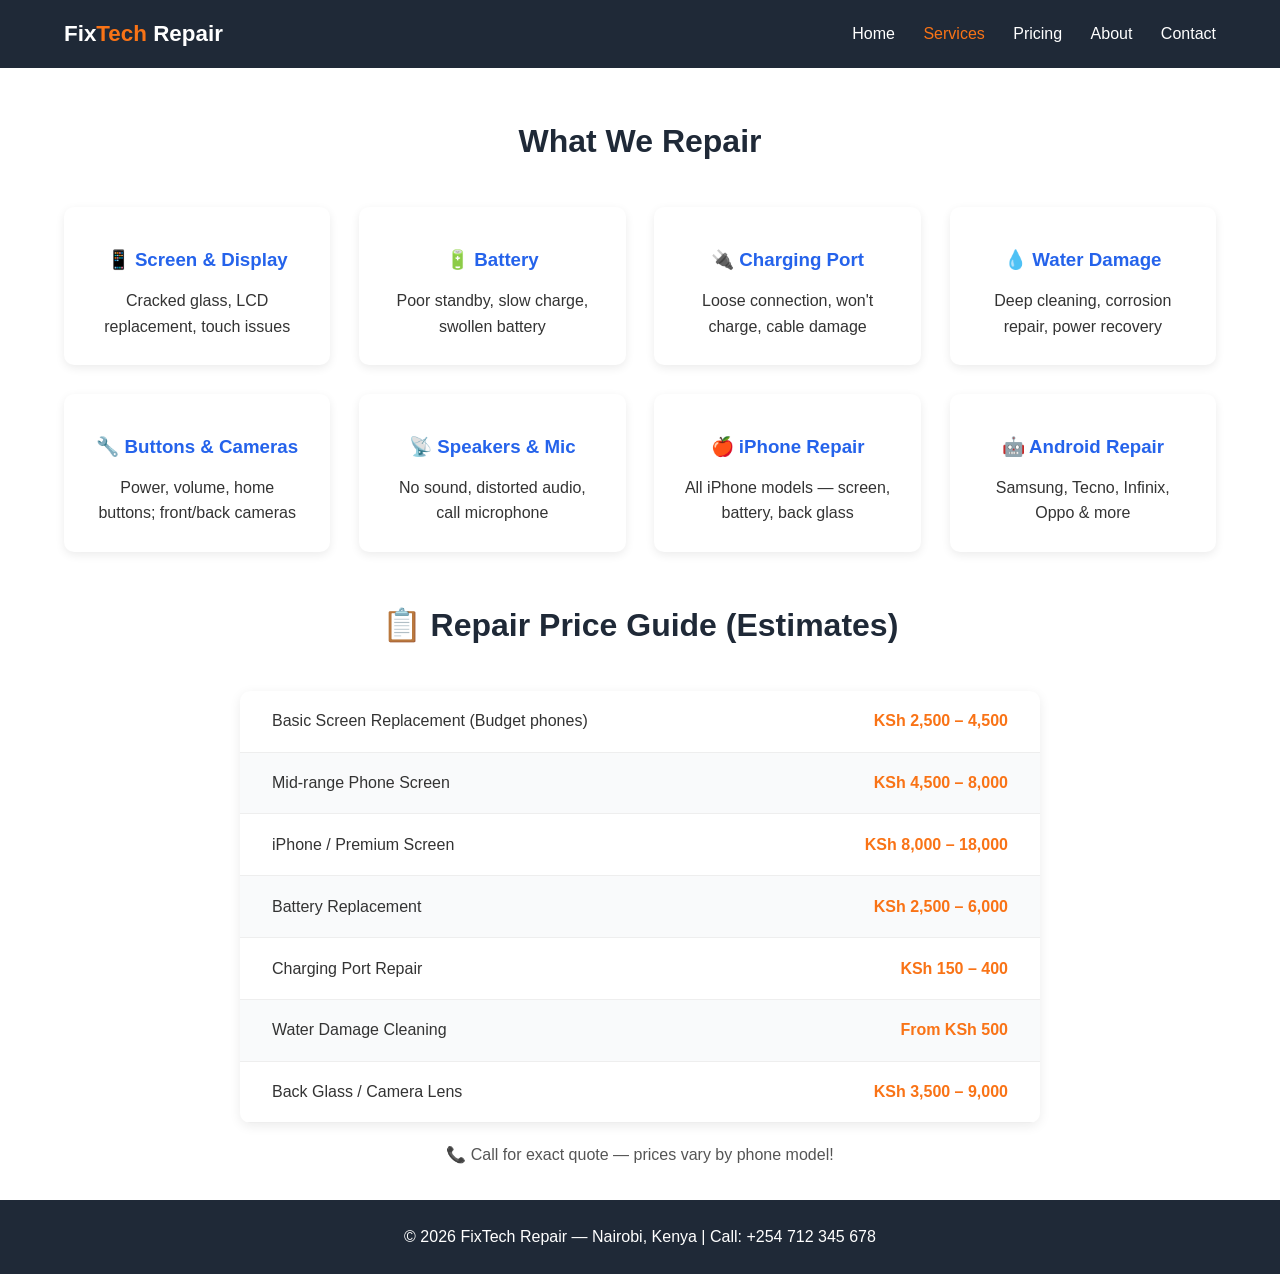
<file: 1.phone repair services.html>
<!DOCTYPE html>
<html lang="en">
<head>
  <meta charset="UTF-8">
  <meta name="viewport" content="width=device-width, initial-scale=1.0">
  <title>Our Services | FixTech Repair</title>
  <link rel="stylesheet" href="style.css">
</head>
<body>
<nav>
  <a href="index.html" class="logo">Fix<span>Tech</span> Repair</a>
  <div class="nav-links">
    <a href="index.html">Home</a>
    <a href="services.html" class="active">Services</a>
    <a href="pricing.html">Pricing</a>
    <a href="about.html">About</a>
    <a href="contact.html">Contact</a>
  </div>                 
</nav>
<section>
  <h2>What We Repair</h2>
  <div class="services-grid">
    <div class="service-card">
      <h3>📱 Screen & Display</h3>
      <p>Cracked glass, LCD replacement, touch issues</p>
    </div>
    <div class="service-card">
      <h3>🔋 Battery</h3>
      <p>Poor standby, slow charge, swollen battery</p>
    </div>
    <div class="service-card">
      <h3>🔌 Charging Port</h3>
      <p>Loose connection, won't charge, cable damage</p>
    </div>
    <div class="service-card">
      <h3>💧 Water Damage</h3>
      <p>Deep cleaning, corrosion repair, power recovery</p>
    </div>
    <div class="service-card">
      <h3>🔧 Buttons & Cameras</h3>
      <p>Power, volume, home buttons; front/back cameras</p>
    </div>
    <div class="service-card">
      <h3>📡 Speakers & Mic</h3>
      <p>No sound, distorted audio, call microphone</p>
    </div>
    <div class="service-card">
      <h3>🍎 iPhone Repair</h3>
      <p>All iPhone models — screen, battery, back glass</p>
    </div>
    <div class="service-card">
      <h3>🤖 Android Repair</h3>
      <p>Samsung, Tecno, Infinix, Oppo & more</p>
    </div>
  </div>
</section>
  <h2>📋 Repair Price Guide (Estimates)</h2>
  <div class="pricing-table">
    <div class="price-row"><span>Basic Screen Replacement (Budget phones)</span><span class="price">KSh 2,500 – 4,500</span></div>
    <div class="price-row"><span>Mid-range Phone Screen</span><span class="price">KSh 4,500 – 8,000</span></div>
    <div class="price-row"><span>iPhone / Premium Screen</span><span class="price">KSh 8,000 – 18,000</span></div>
    <div class="price-row"><span>Battery Replacement</span><span class="price">KSh 2,500 – 6,000</span></div>
    <div class="price-row"><span>Charging Port Repair</span><span class="price">KSh 150 – 400</span></div>
    <div class="price-row"><span>Water Damage Cleaning</span><span class="price">From KSh 500</span></div>
    <div class="price-row"><span>Back Glass / Camera Lens</span><span class="price">KSh 3,500 – 9,000</span></div>
  </div>
  <p style="text-align:center; margin-top:1.2rem; color:#555;">📞 Call for exact quote — prices vary by phone model!</p>
</section>
<footer>
  <p>&copy; 2026 FixTech Repair — Nairobi, Kenya | Call: +254 712 345 678</p>
</footer>
</body>
</html>
</file>
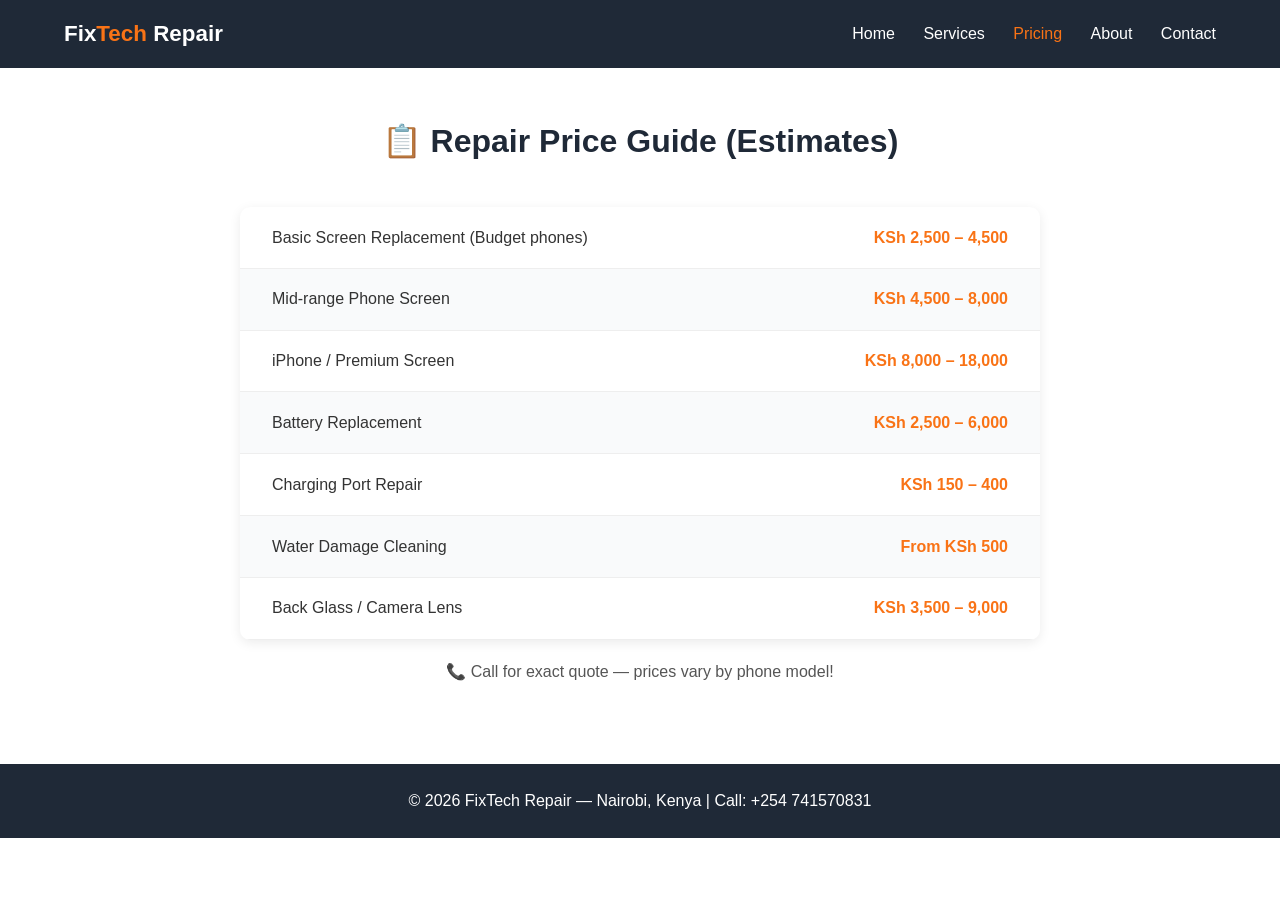
<file: 3.pricing.html>
<!DOCTYPE html>
<html lang="en">
<head>
  <meta charset="UTF-8">
  <meta name="viewport" content="width=device-width, initial-scale=1.0">
  <title>Price List | FixTech Repair</title>
  <link rel="stylesheet" href="style.css">
</head>
<body>
<nav>
  <a href="index.html" class="logo">Fix<span>Tech</span> Repair</a>
  <div class="nav-links">
    <a href="index.html">Home</a>
    <a href="services.html">Services</a>
    <a href="pricing.html" class="active">Pricing</a>
    <a href="about.html">About</a>
    <a href="contact.html">Contact</a>
  </div>
</nav>
<section>
  <h2>📋 Repair Price Guide (Estimates)</h2>
  <div class="pricing-table">
    <div class="price-row"><span>Basic Screen Replacement (Budget phones)</span><span class="price">KSh 2,500 – 4,500</span></div>
    <div class="price-row"><span>Mid-range Phone Screen</span><span class="price">KSh 4,500 – 8,000</span></div>
    <div class="price-row"><span>iPhone / Premium Screen</span><span class="price">KSh 8,000 – 18,000</span></div>
    <div class="price-row"><span>Battery Replacement</span><span class="price">KSh 2,500 – 6,000</span></div>
    <div class="price-row"><span>Charging Port Repair</span><span class="price">KSh 150 – 400</span></div>
    <div class="price-row"><span>Water Damage Cleaning</span><span class="price">From KSh 500</span></div>
    <div class="price-row"><span>Back Glass / Camera Lens</span><span class="price">KSh 3,500 – 9,000</span></div>
  </div>
  <p style="text-align:center; margin-top:1.2rem; color:#555;">📞 Call for exact quote — prices vary by phone model!</p>
</section>

<footer>
  <p>&copy; 2026 FixTech Repair — Nairobi, Kenya | Call: +254 741570831</p>
</footer>

</body>
</html>
</file>
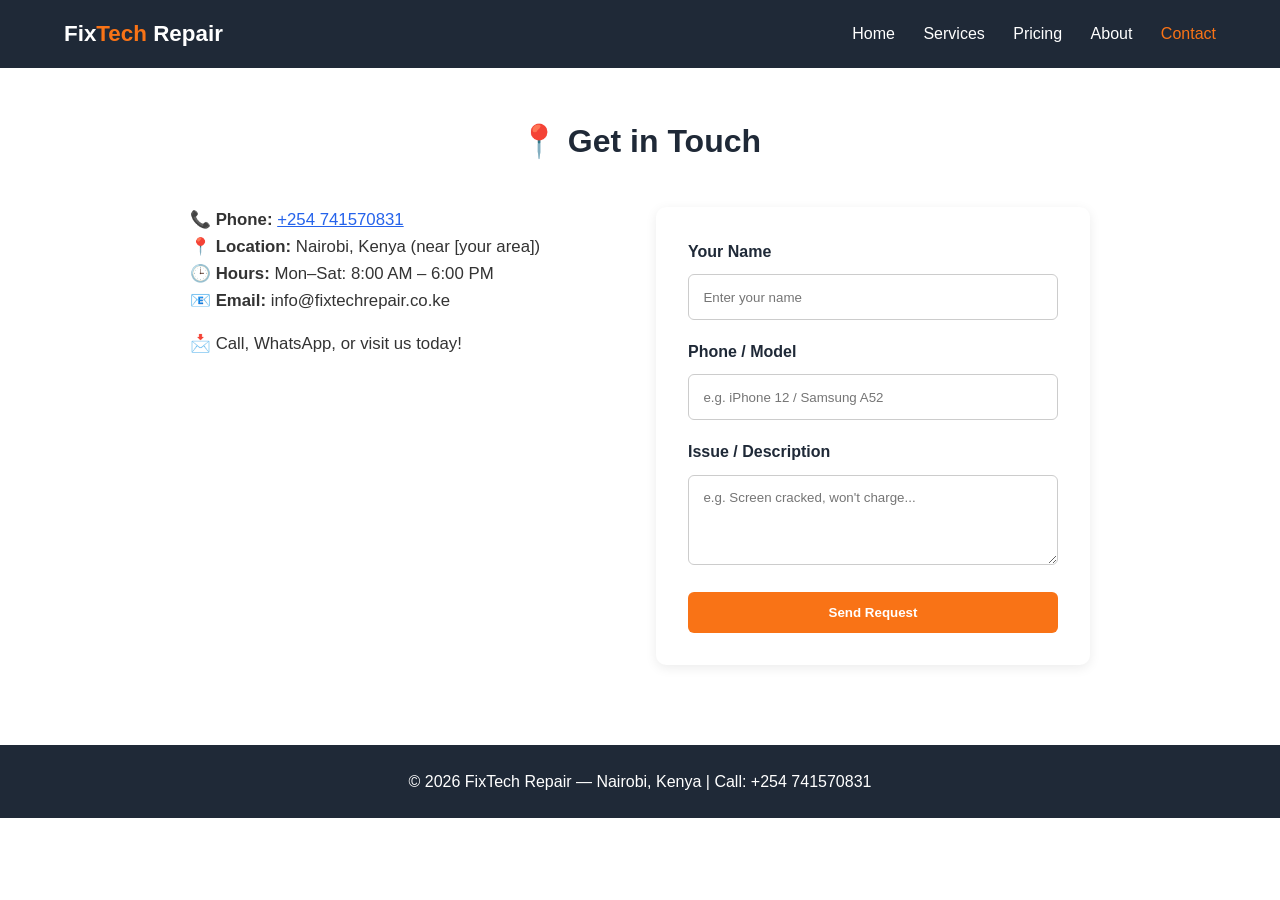
<file: 4.contact us through.html>
<!DOCTYPE html>
<html lang="en">
<head>
  <meta charset="UTF-8">
  <meta name="viewport" content="width=device-width, initial-scale=1.0">
  <title>Contact Us | FixTech Repair</title>
  <link rel="stylesheet" href="style.css">
</head>
<body>

<nav>
  <a href="index.html" class="logo">Fix<span>Tech</span> Repair</a>
  <div class="nav-links">
    <a href="index.html">Home</a>
    <a href="services.html">Services</a>
    <a href="pricing.html">Pricing</a>
    <a href="about.html">About</a>
    <a href="contact.html" class="active">Contact</a>
  </div>
</nav>

<section>
  <h2>📍 Get in Touch</h2>
  <div style="display:grid; grid-template-columns:repeat(auto-fit,minmax(280px,1fr)); gap:2rem; max-width:900px; margin:0 auto;">
    <div style="font-size:1.05rem;">
      <p><strong>📞 Phone:</strong> <a href="tel:+254712345678" style="color:var(--primary);">+254 741570831</a></p>
      <p><strong>📍 Location:</strong> Nairobi, Kenya (near [your area])</p>
      <p><strong>🕒 Hours:</strong> Mon–Sat: 8:00 AM – 6:00 PM</p>
      <p><strong>📧 Email:</strong> info@fixtechrepair.co.ke</p>
      <p style="margin-top:1rem;">📩 Call, WhatsApp, or visit us today!</p>
    </div>
    <form>
      <label>Your Name</label>
      <input type="text" placeholder="Enter your name" required>
      <label>Phone / Model</label>
      <input type="text" placeholder="e.g. iPhone 12 / Samsung A52" required>
      <label>Issue / Description</label>
      <textarea rows="4" placeholder="e.g. Screen cracked, won't charge..." required></textarea>
      <button type="submit" class="btn" style="width:100%;">Send Request</button>
    </form>
  </div>
</section>

<footer>
  <p>&copy; 2026 FixTech Repair — Nairobi, Kenya | Call: +254 741570831</p>
</footer>

</body>
</html>
</file>
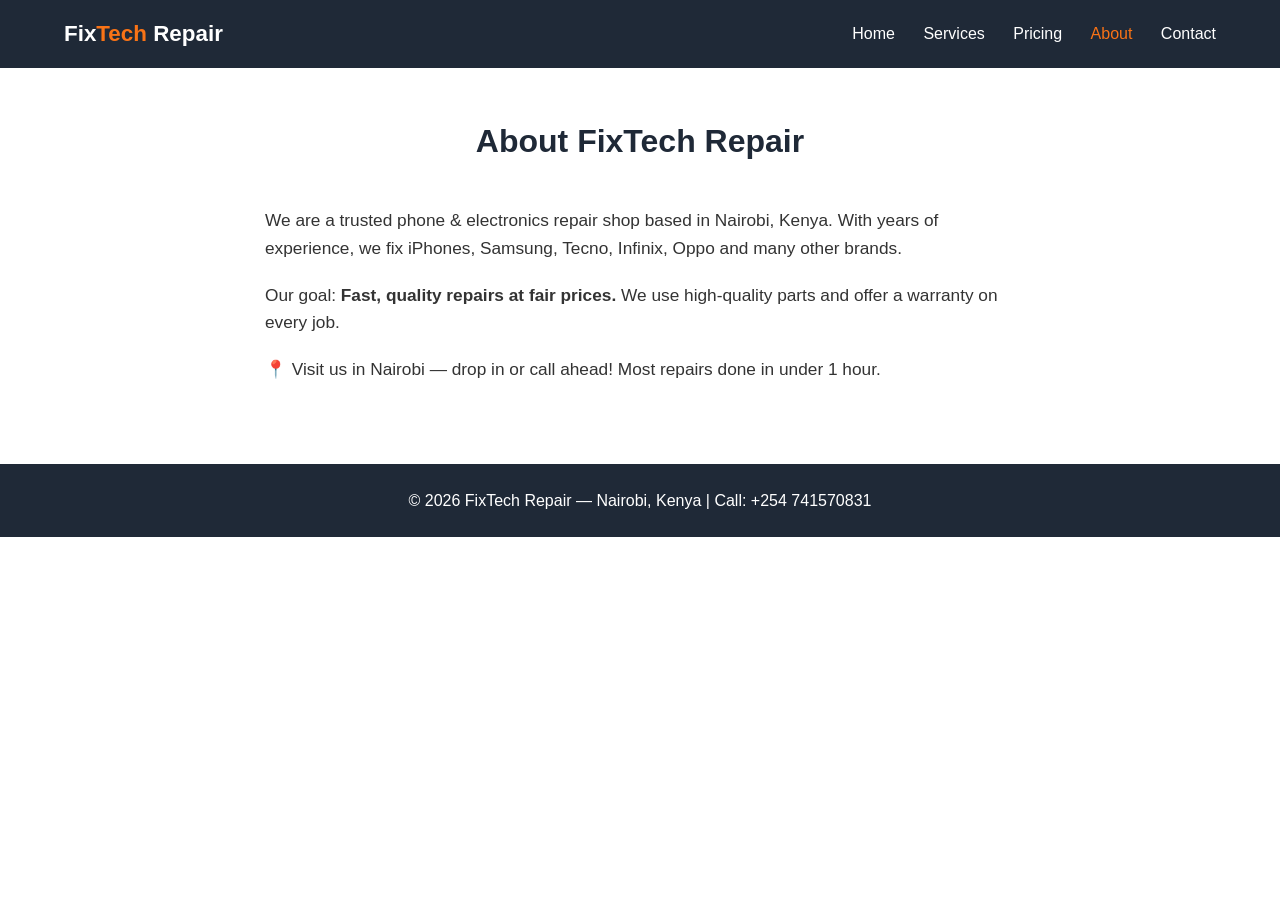
<file: 5.About us.html>
<!DOCTYPE html>
<html lang="en">
<head>
  <meta charset="UTF-8">
  <meta name="viewport" content="width=device-width, initial-scale=1.0">
  <title>About Us | FixTech Repair</title>
  <link rel="stylesheet" href="style.css">
</head>
<body>
<nav>
  <a href="index.html" class="logo">Fix<span>Tech</span> Repair</a>
  <div class="nav-links">
    <a href="index.html">Home</a>
    <a href="services.html">Services</a>
    <a href="pricing.html">Pricing</a>
    <a href="about.html" class="active">About</a>
    <a href="contact.html">Contact</a>
  </div>
</nav>

<section>
  <h2>About FixTech Repair</h2>
  <div style="max-width:750px; margin:0 auto; font-size:1.08rem;">
    <p style="margin-bottom:1.2rem;">We are a trusted phone & electronics repair shop based in Nairobi, Kenya. With years of experience, we fix iPhones, Samsung, Tecno, Infinix, Oppo and many other brands.</p>
    <p style="margin-bottom:1.2rem;">Our goal: <strong>Fast, quality repairs at fair prices.</strong> We use high-quality parts and offer a warranty on every job.</p>
    <p>📍 Visit us in Nairobi — drop in or call ahead! Most repairs done in under 1 hour.</p>
  </div>
</section>

<footer>
  <p>&copy; 2026 FixTech Repair — Nairobi, Kenya | Call: +254 741570831</p>
</footer>

</body>
</html>
</file>
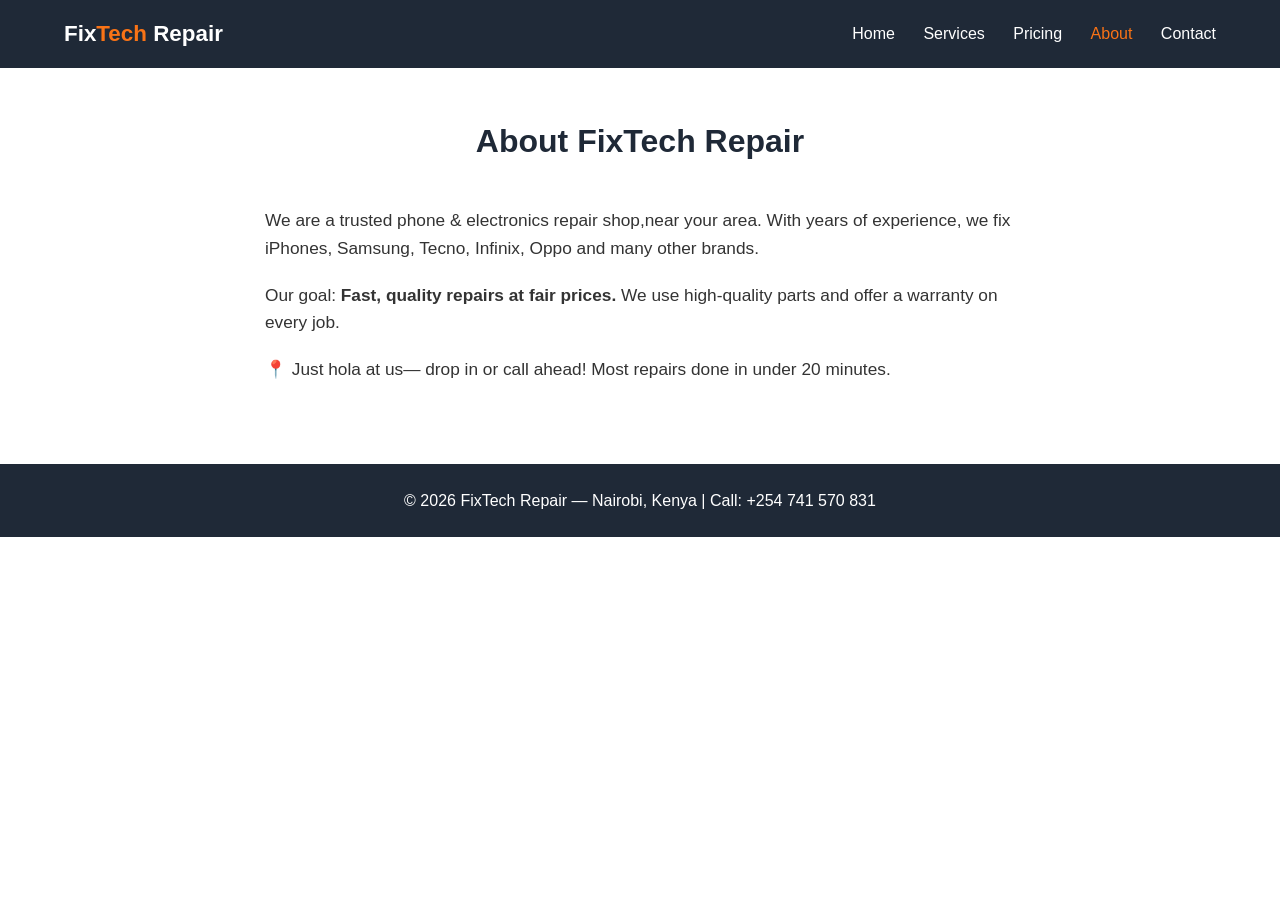
<file: About us.html>
<!DOCTYPE html>
<html lang="en">
<head>
  <meta charset="UTF-8">
  <meta name="viewport" content="width=device-width, initial-scale=1.0">
  <title>About Us | FixTech Repair</title>
  <link rel="stylesheet" href="style.css">
</head>
<body>
<nav>
  <a href="index.html" class="logo">Fix<span>Tech</span> Repair</a>
  <div class="nav-links">
    <a href="index.html">Home</a>
    <a href="services.html">Services</a>
    <a href="pricing.html">Pricing</a>
    <a href="about.html" class="active">About</a>
    <a href="contact.html">Contact</a>
  </div>
</nav>
<section>
  <h2>About FixTech Repair</h2>
  <div style="max-width:750px; margin:0 auto; font-size:1.08rem;">
    <p style="margin-bottom:1.2rem;">We are a trusted phone & electronics repair shop,near your area. With years of experience, we fix iPhones, Samsung, Tecno, Infinix, Oppo and many other brands.</p>
    <p style="margin-bottom:1.2rem;">Our goal: <strong>Fast, quality repairs at fair prices.</strong> We use high-quality parts and offer a warranty on every job.</p>
    <p>📍 Just hola at us— drop in or call ahead! Most repairs done in under 20 minutes.</p>
  </div>
</section>
<footer>
  <p>&copy; 2026 FixTech Repair — Nairobi, Kenya | Call: +254 741 570 831</p>
</footer>
</body>
</html>
</file>
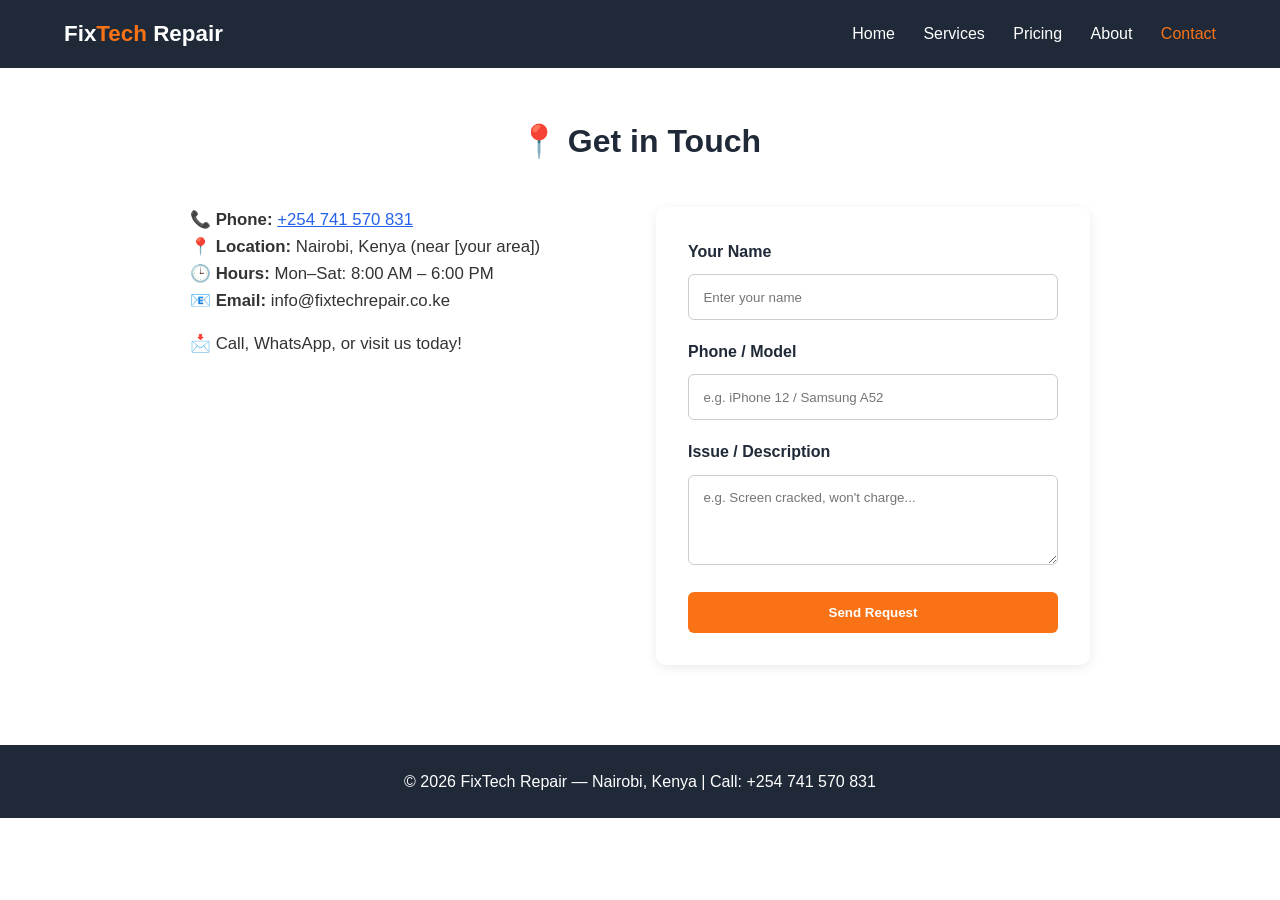
<file: Contact us.html>
<!DOCTYPE html>
<html lang="en">
<head>
  <meta charset="UTF-8">
  <meta name="viewport" content="width=device-width, initial-scale=1.0">
  <title>Contact Us | FixTech Repair</title>
  <link rel="stylesheet" href="style.css">
</head>
<body>
<nav>
  <a href="index.html" class="logo">Fix<span>Tech</span> Repair</a>
  <div class="nav-links">
    <a href="index.html">Home</a>
    <a href="services.html">Services</a>
    <a href="pricing.html">Pricing</a>
    <a href="about.html">About</a>
    <a href="contact.html" class="active">Contact</a>
  </div>
</nav>
<section>
  <h2>📍 Get in Touch</h2>
  <div style="display:grid; grid-template-columns:repeat(auto-fit,minmax(280px,1fr)); gap:2rem; max-width:900px; margin:0 auto;">
    <div style="font-size:1.05rem;">
      <p><strong>📞 Phone:</strong> <a href="tel:+254741570831" style="color:var(--primary);">+254 741 570 831</a></p>
      <p><strong>📍 Location:</strong> Nairobi, Kenya (near [your area])</p>
      <p><strong>🕒 Hours:</strong> Mon–Sat: 8:00 AM – 6:00 PM</p>
      <p><strong>📧 Email:</strong> info@fixtechrepair.co.ke</p>
      <p style="margin-top:1rem;">📩 Call, WhatsApp, or visit us today!</p>
    </div>
    <form>
      <label>Your Name</label>
      <input type="text" placeholder="Enter your name" required>
      <label>Phone / Model</label>
      <input type="text" placeholder="e.g. iPhone 12 / Samsung A52" required>
      <label>Issue / Description</label>
      <textarea rows="4" placeholder="e.g. Screen cracked, won't charge..." required></textarea>
      <button type="submit" class="btn" style="width:100%;">Send Request</button>
    </form>
  </div>
</section>
<footer>
  <p>&copy; 2026 FixTech Repair — Nairobi, Kenya | Call: +254 741 570 831</p>
</footer>
</body>
</html>
</file>
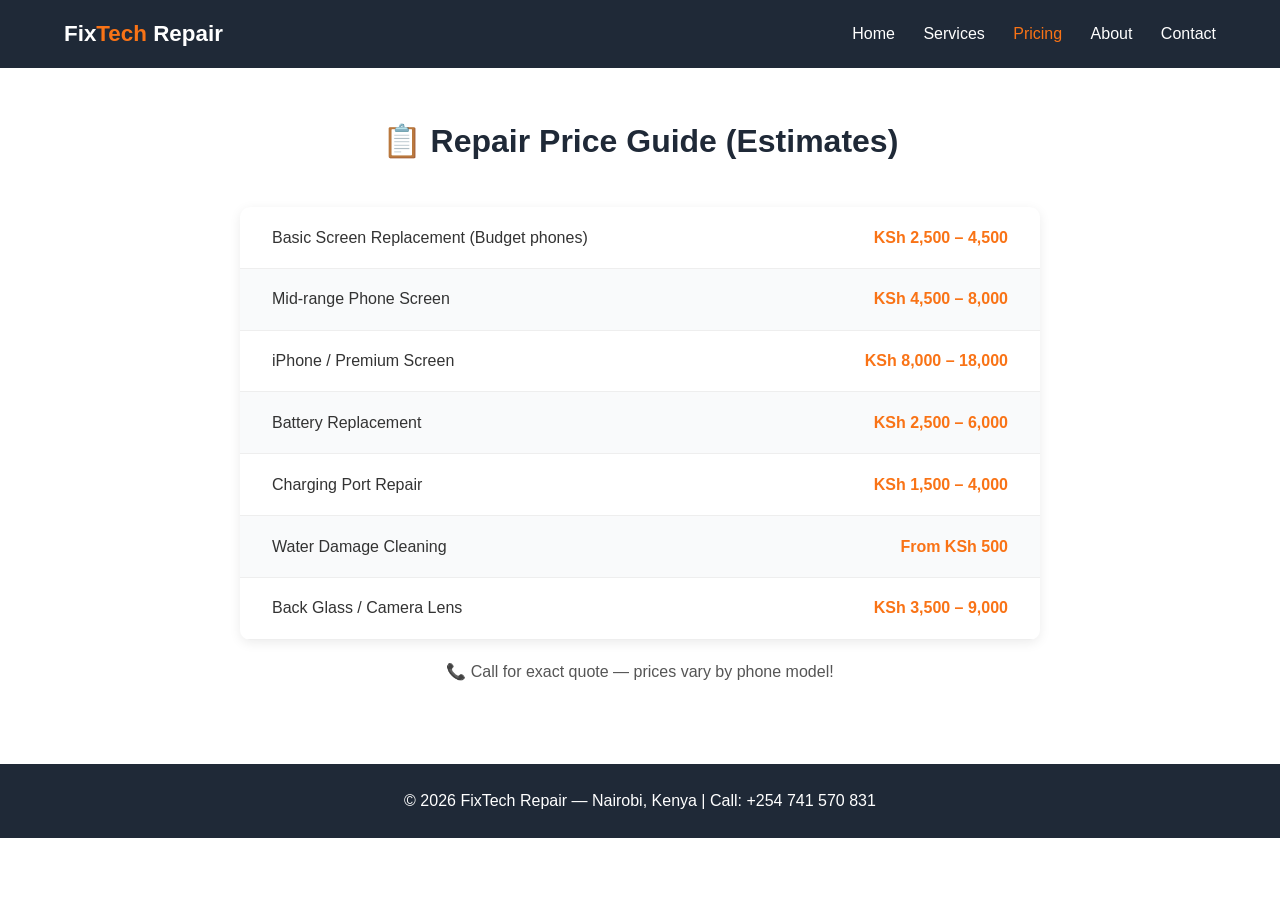
<file: Pricing.html>
<!DOCTYPE html>
<html lang="en">
<head>
  <meta charset="UTF-8">
  <meta name="viewport" content="width=device-width, initial-scale=1.0">
  <title>Price List | FixTech Repair</title>
  <link rel="stylesheet" href="style.css">
</head>
<body>
<nav>
  <a href="index.html" class="logo">Fix<span>Tech</span> Repair</a>
  <div class="nav-links">
    <a href="index.html">Home</a>
    <a href="services.html">Services</a>
    <a href="pricing.html" class="active">Pricing</a>
    <a href="about.html">About</a>
    <a href="contact.html">Contact</a>
  </div>
</nav>
<section>
  <h2>📋 Repair Price Guide (Estimates)</h2>
  <div class="pricing-table">
    <div class="price-row"><span>Basic Screen Replacement (Budget phones)</span><span class="price">KSh 2,500 – 4,500</span></div>
    <div class="price-row"><span>Mid-range Phone Screen</span><span class="price">KSh 4,500 – 8,000</span></div>
    <div class="price-row"><span>iPhone / Premium Screen</span><span class="price">KSh 8,000 – 18,000</span></div>
    <div class="price-row"><span>Battery Replacement</span><span class="price">KSh 2,500 – 6,000</span></div>
    <div class="price-row"><span>Charging Port Repair</span><span class="price">KSh 1,500 – 4,000</span></div>
    <div class="price-row"><span>Water Damage Cleaning</span><span class="price">From KSh 500</span></div>
    <div class="price-row"><span>Back Glass / Camera Lens</span><span class="price">KSh 3,500 – 9,000</span></div>
  </div>
  <p style="text-align:center; margin-top:1.2rem; color:#555;">📞 Call for exact quote — prices vary by phone model!</p>
</section>
<footer>
  <p>&copy; 2026 FixTech Repair — Nairobi, Kenya | Call: +254 741 570 831</p>
</footer>
</body>
</html>
</file>
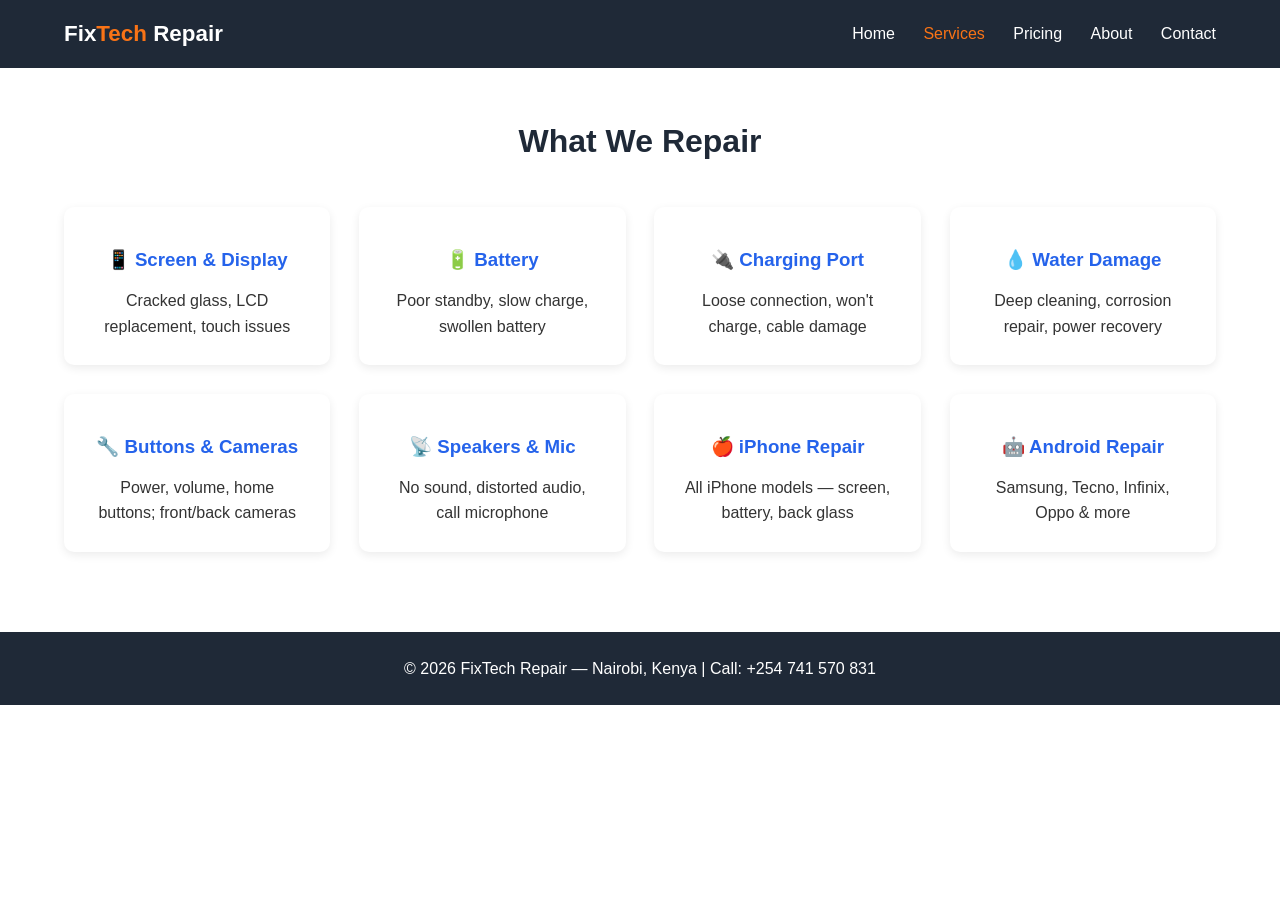
<file: services.html>
<!DOCTYPE html>
<html lang="en">
<head>
  <meta charset="UTF-8">
  <meta name="viewport" content="width=device-width, initial-scale=1.0">
  <title>Our Services | FixTech Repair</title>
  <link rel="stylesheet" href="style.css">
</head>
<body>
<nav>
  <a href="index.html" class="logo">Fix<span>Tech</span> Repair</a>
  <div class="nav-links">
    <a href="index.html">Home</a>
    <a href="services.html" class="active">Services</a>
    <a href="pricing.html">Pricing</a>
    <a href="about.html">About</a>
    <a href="contact.html">Contact</a>
  </div>
</nav>
<section>
  <h2>What We Repair</h2>
  <div class="services-grid">
    <div class="service-card">
      <h3>📱 Screen & Display</h3>
      <p>Cracked glass, LCD replacement, touch issues</p>
    </div>
    <div class="service-card">
      <h3>🔋 Battery</h3>
      <p>Poor standby, slow charge, swollen battery</p>
    </div>
    <div class="service-card">
      <h3>🔌 Charging Port</h3>
      <p>Loose connection, won't charge, cable damage</p>
    </div>
    <div class="service-card">
      <h3>💧 Water Damage</h3>
      <p>Deep cleaning, corrosion repair, power recovery</p>
    </div>
    <div class="service-card">
      <h3>🔧 Buttons & Cameras</h3>
      <p>Power, volume, home buttons; front/back cameras</p>
    </div>
    <div class="service-card">
      <h3>📡 Speakers & Mic</h3>
      <p>No sound, distorted audio, call microphone</p>
    </div>
    <div class="service-card">
      <h3>🍎 iPhone Repair</h3>
      <p>All iPhone models — screen, battery, back glass</p>
    </div>
    <div class="service-card">
      <h3>🤖 Android Repair</h3>
      <p>Samsung, Tecno, Infinix, Oppo & more</p>
    </div>
  </div>
</section>
<footer>
  <p>&copy; 2026 FixTech Repair — Nairobi, Kenya | Call: +254 741 570 831</p>
</footer>
</body>
</html>
</file>
<file: style.css>
* {
  margin: 0;
  padding: 0;
  box-sizing: border-box;
  font-family: 'Segoe UI', Roboto, Arial, sans-serif;
}
:root {
  --primary: #2563eb;
  --accent: #f97316;
  --dark: #1f2937;
  --light: #f3f4f6;
}
body {
  line-height: 1.6;
  color: #333;
}
/* Navigation */
nav {
  background: var(--dark);
  padding: 1rem 5%;
  display: flex;
  justify-content: space-between;
  align-items: center;
  flex-wrap: wrap;
}
.logo {
  color: white;
  font-size: 1.4rem;
  font-weight: bold;
  text-decoration: none;
}
.logo span { color: var(--accent); }
.nav-links a {
  color: white;
  margin-left: 1.5rem;
  text-decoration: none;
}
.nav-links a:hover,
.nav-links a.active { color: var(--accent); }
/* Hero Section */
.hero {
  background: linear-gradient(rgba(31,41,55,0.75), rgba(31,41,55,0.75)), url('images/repair-bg.jpg') center/cover;
  color: white;
  padding: 4.5rem 5%;
  text-align: center;
}
.hero h1 { font-size: 2.5rem; margin-bottom: 1rem; }
.hero p { font-size: 1.15rem; max-width: 700px; margin: 0 auto 1.5rem; }
/* Buttons */
.btn {
  display: inline-block;
  background: var(--accent);
  color: white;
  padding: 0.8rem 1.8rem;
  border-radius: 6px;
  text-decoration: none;
  font-weight: 600;
  border: none;
  cursor: pointer;
}
.btn:hover { background: #ea580c; }
.btn-outline {
  background: transparent;
  border: 2px solid white;
  margin-left: 0.8rem;
}
.btn-outline:hover { background: white; color: var(--dark); }
/* Sections */
section { padding: 3rem 5%; }
h2 { text-align: center; font-size: 2rem; margin-bottom: 2.5rem; color: var(--dark); }
/* Services Grid */
.services-grid {
  display: grid;
  grid-template-columns: repeat(auto-fit, minmax(260px, 1fr));
  gap: 1.8rem;
}
.service-card {
  background: white;
  border-radius: 10px;
  padding: 1.6rem;
  box-shadow: 0 3px 10px rgba(0,0,0,0.08);
  text-align: center;
}
.service-card h3 { color: var(--primary); margin: 0.8rem 0; }
/* Pricing Table */
.pricing-table {
  max-width: 800px;
  margin: 0 auto;
  background: white;
  border-radius: 10px;
  overflow: hidden;
  box-shadow: 0 3px 12px rgba(0,0,0,0.08);
}
.price-row {
  display: flex;
  justify-content: space-between;
  padding: 1.1rem 2rem;
  border-bottom: 1px solid #eee;
}
.price-row:nth-child(even) { background: #f9fafb; }
.price { font-weight: bold; color: var(--accent); }
/* Contact Form */
form {
  max-width: 550px;
  margin: 0 auto;
  background: white;
  padding: 2rem;
  border-radius: 10px;
  box-shadow: 0 3px 12px rgba(0,0,0,0.08);
}
input, textarea {
  width: 100%;
  padding: 0.9rem;
  margin: 0.6rem 0 1.2rem;
  border: 1px solid #ccc;
  border-radius: 6px;
}
label { font-weight: 600; color: var(--dark); }
/* Footer */
footer {
  background: var(--dark);
  color: white;
  text-align: center;
  padding: 1.5rem;
  margin-top: 2rem;
}
/* Responsive */
@media (max-width: 768px) {
  .hero h1 { font-size: 1.8rem; }
  .nav-links { margin-top: 1rem; }
  .nav-links a { margin: 0 0.7rem; }
  .btn-outline { margin-left: 0; margin-top: 0.8rem; display: inline-block; }
}
</file>
